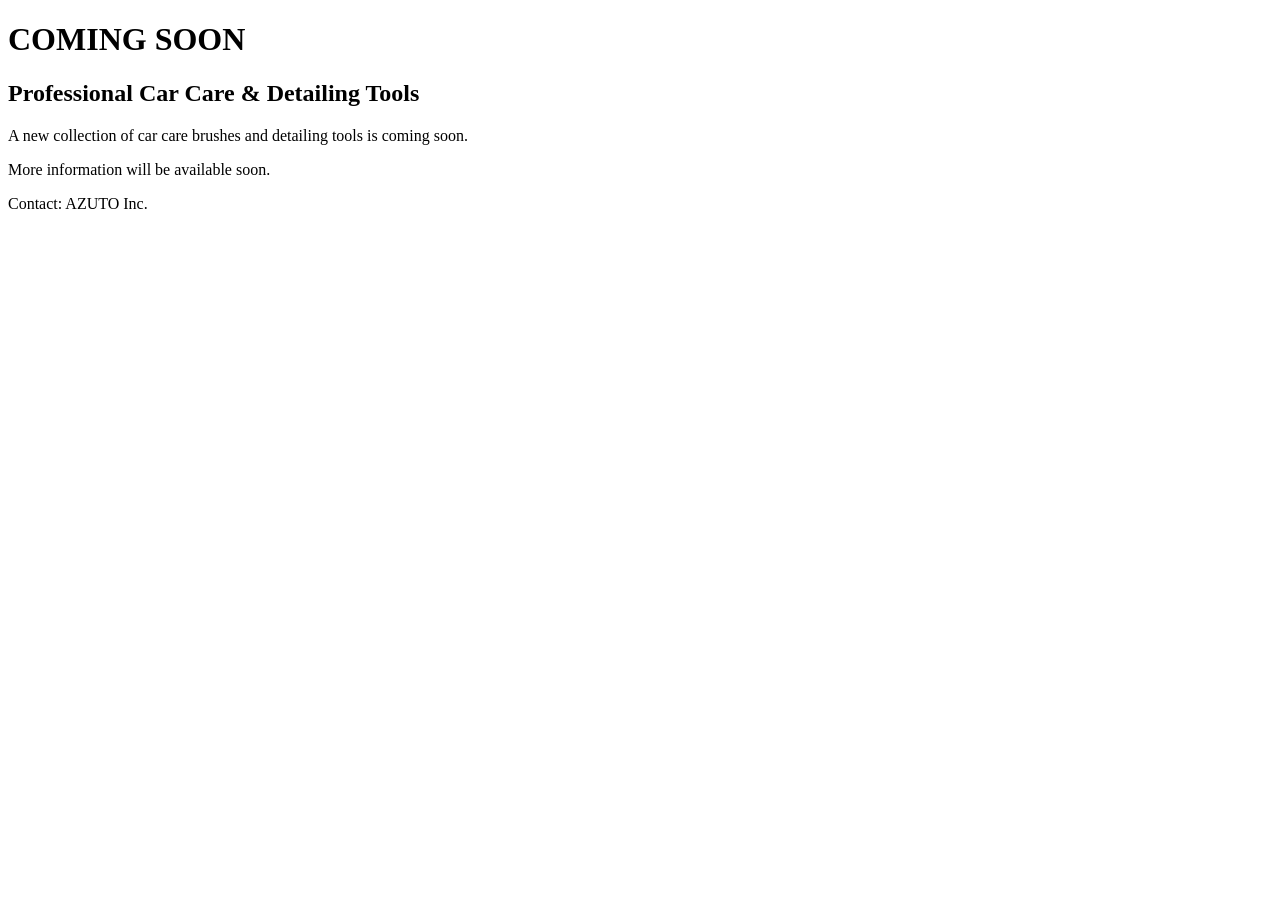
<file: index.html>
<!DOCTYPE html>
<html lang="en">
<head>
  <meta charset="UTF-8">
  <meta name="viewport" content="width=device-width, initial-scale=1.0">
  <title>Car Care Tools | Coming Soon</title>
</head>

<body>

  <main>
    <h1>COMING SOON</h1>

    <h2>Professional Car Care & Detailing Tools</h2>

    <p>
      A new collection of car care brushes and detailing tools is coming soon.
    </p>

    <p>
      More information will be available soon.
    </p>
  </main>

  <footer>
    <p>Contact: AZUTO Inc.</p>
  </footer>

</body>
</html>
</file>
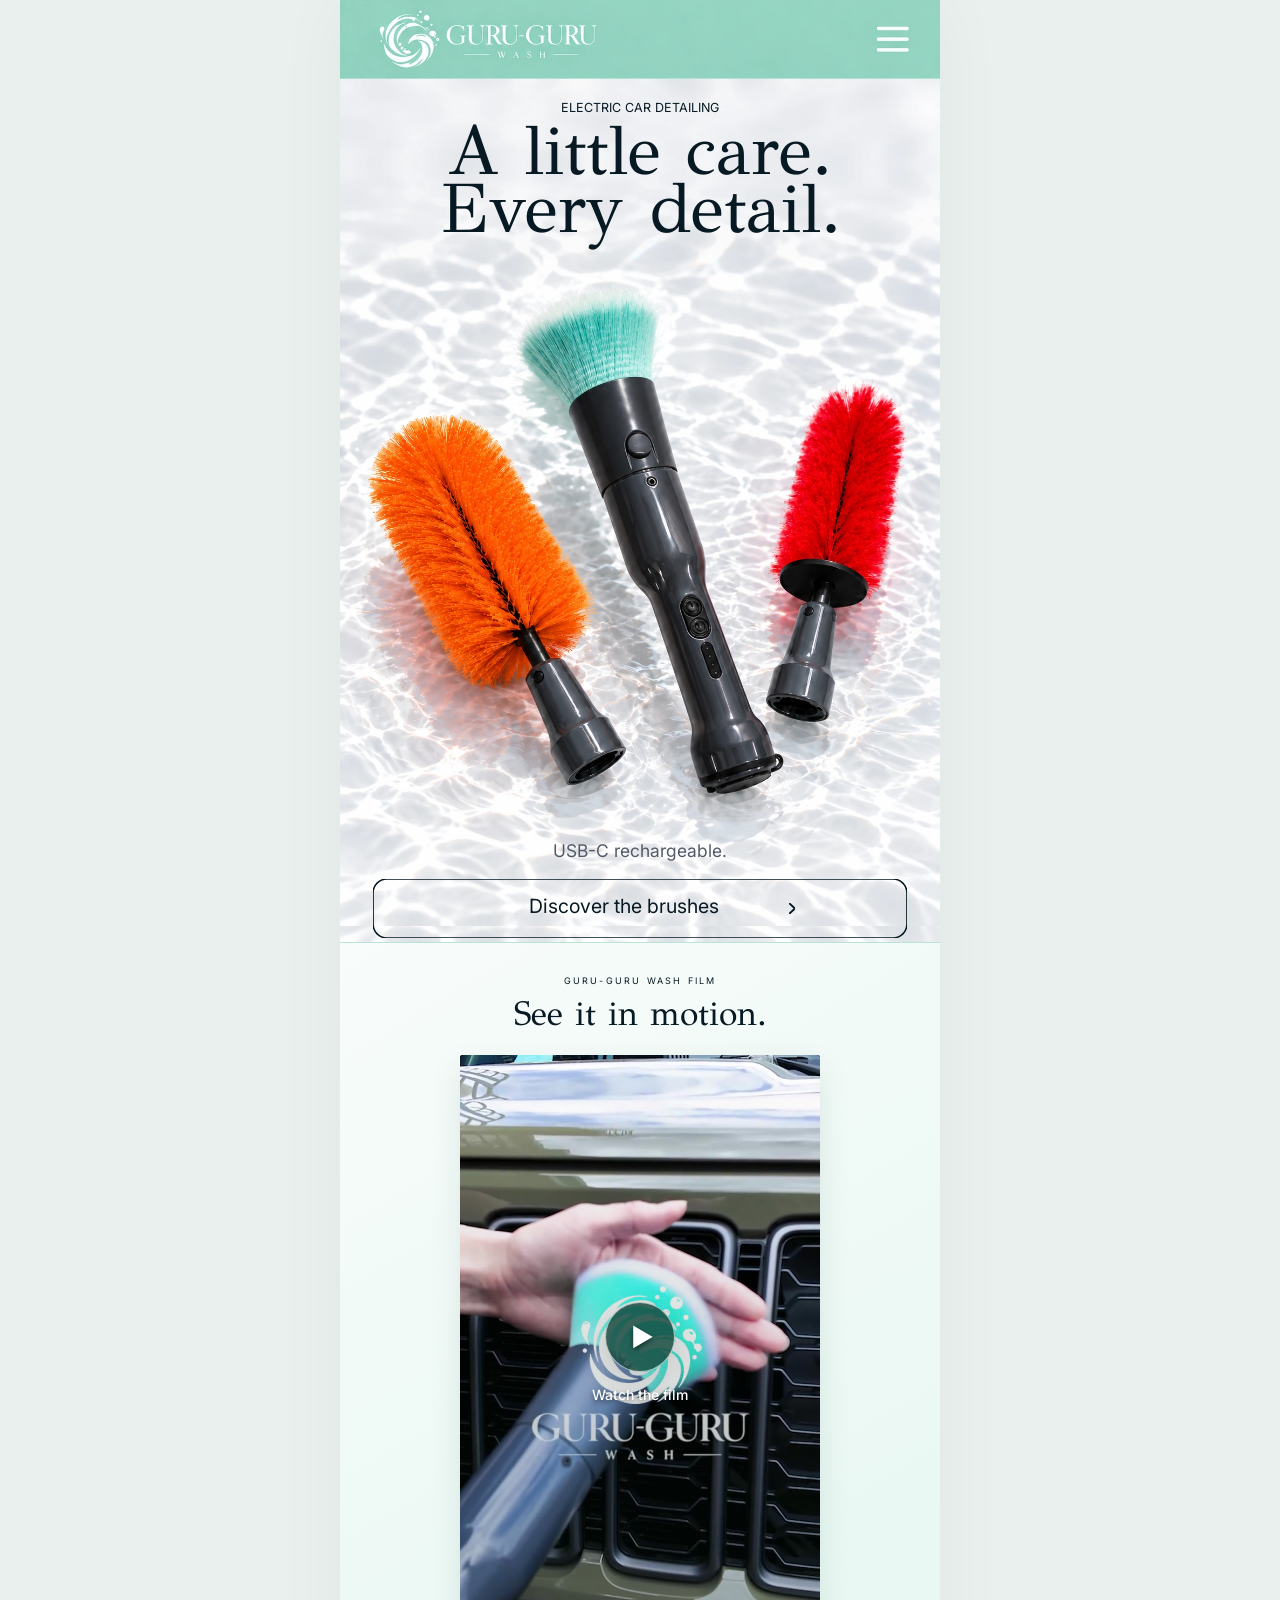
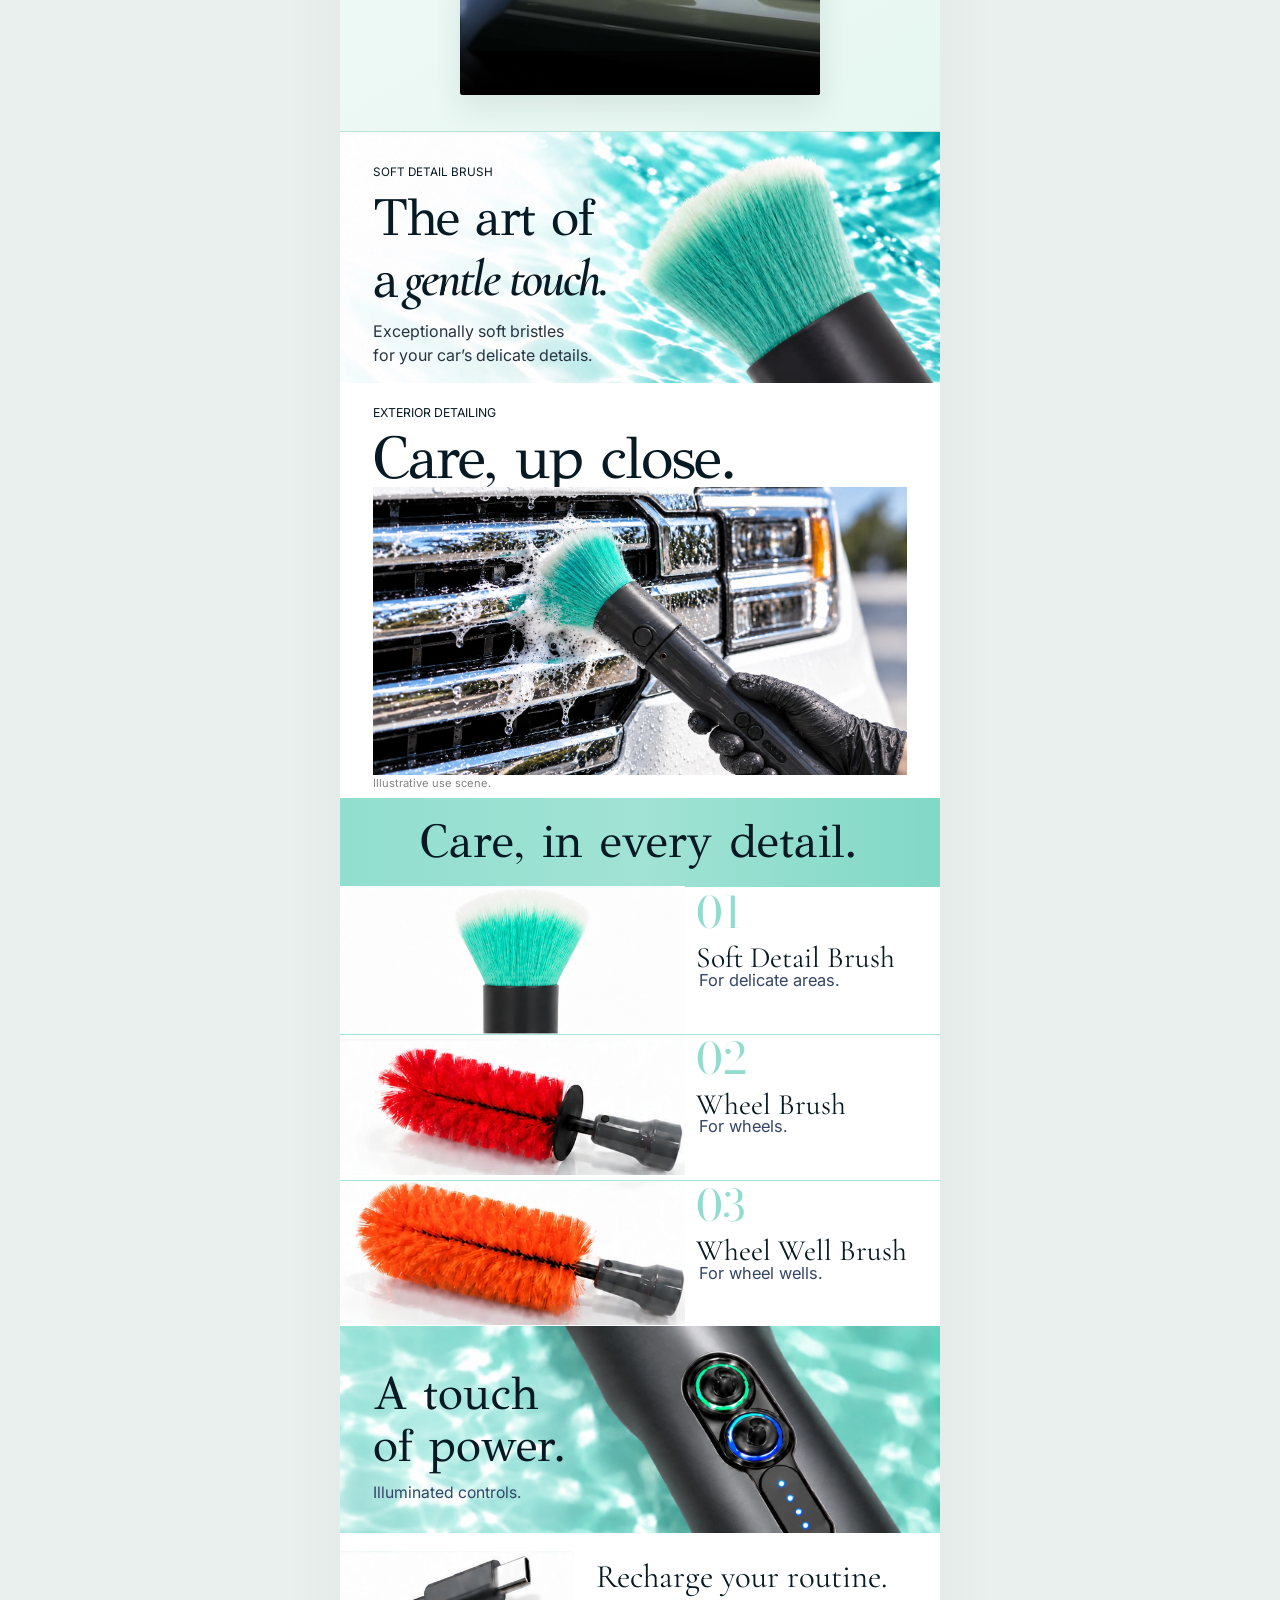
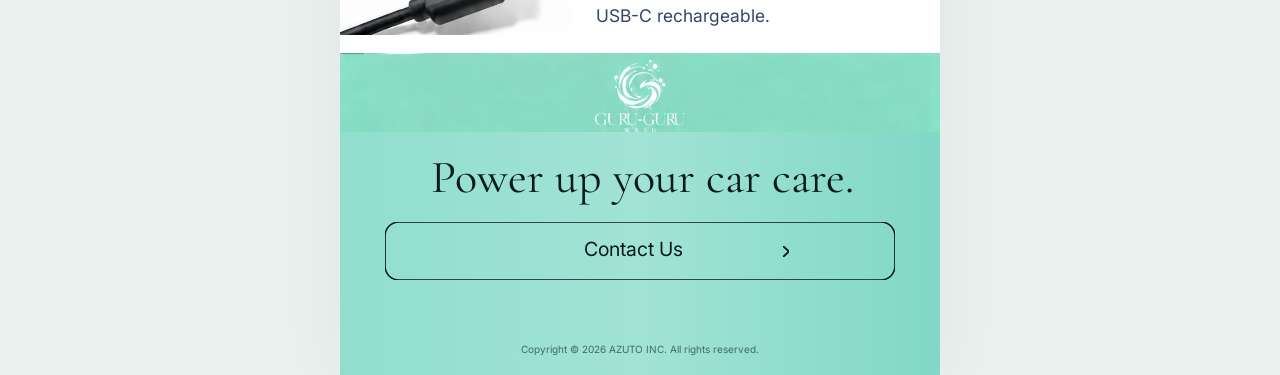
<file: public/index.html>
<!doctype html><html lang="en"><head><meta charset="UTF-8"><meta name="viewport" content="width=device-width,initial-scale=1"><meta name="theme-color" content="#92dacb"><title>GURU-GURU WASH — A little care. Every detail.</title><meta name="description" content="Explore the GURU-GURU WASH electric car detailing brush, soft detail brush, wheel brush and wheel well brush. Watch the product film."><link rel="stylesheet" href="styles.css"><script src="app.js" defer></script><style id="header-edge-fix">#top > img[alt="GURU-GURU WASH"]{left:-0.4%!important;width:100.4%!important}</style><link rel="icon" type="image/png" sizes="512x512" href="favicon.png"></head><body><a class="skip-link" href="#film">Skip to the product film</a><main aria-label="GURU-GURU WASH"><section class="design-section" id="top" style="aspect-ratio:430/675" aria-label="top"><img class="layer decoration" style="left:0.00000000%;top:0.00000000%;width:100.00000000%;height:100.00000000%;" src="assets/vector-1-3.svg" alt="" aria-hidden="true"><img class="layer" style="left:0.00000000%;top:8.41369685%;width:100.00000000%;height:91.57751917%;object-fit:fill" src="assets/12078bd660e031a751aaa487232bccf6da6c3f12.webp" alt="Mint electric detail brush with orange and red brush heads on sunlit water" loading="eager" fetchpriority="high" decoding="async"><img class="layer" style="left:0.00000000%;top:0.00000000%;width:100.00000000%;height:8.41369685%;object-fit:fill" src="assets/4e333676ea327f2b519486960598b577ccb3204f.webp" alt="GURU-GURU WASH" loading="eager" fetchpriority="high" decoding="async"><span class="text" style='left:36.86046512%;top:10.63591851%;width:26.27906977%;height:1.62962963%;font-family:"Inter", sans-serif;font-size:2.09302326cqw;font-weight:400;font-style:normal;line-height:1.22;letter-spacing:0.0em;color:#071922;'>ELECTRIC CAR DETAILING</span><span class="text" style='left:17.90697674%;top:11.40740741%;width:64.18604651%;height:9.18518519%;font-family:"GFS Didot", serif;font-size:11.62790698cqw;font-weight:400;font-style:normal;line-height:1.249;letter-spacing:0.0em;color:#071922;'>A little care.</span><span class="text" style='left:16.74418605%;top:17.48148148%;width:66.51162791%;height:9.18518519%;font-family:"GFS Didot", serif;font-size:11.62790698cqw;font-weight:400;font-style:normal;line-height:1.249;letter-spacing:0.0em;color:#071922;'>Every detail.</span><span class="text" style='left:35.46511628%;top:89.18518519%;width:29.06976744%;height:2.22222222%;font-family:"Inter", sans-serif;font-size:2.90697674cqw;font-weight:400;font-style:normal;line-height:1.22;letter-spacing:0.0em;color:#525967;'>USB-C rechargeable.</span><a class="layer cta" style="left:5.58139535%;top:93.33333333%;width:88.83720930%;height:6.22222222%;" href="#brushes"><img class="layer decoration" style="left:0.00000000%;top:0.00000000%;width:100.00000000%;height:100.00000000%;" src="assets/vector-1-11.svg" alt="" aria-hidden="true"><span class="text" style='left:29.18848168%;top:27.85717192%;width:36.91099476%;height:40.47619048%;font-family:"Inter", sans-serif;font-size:3.25581395cqw;font-weight:400;font-style:normal;line-height:1.22;letter-spacing:0.0em;color:#071922;'>Discover the brushes</span><img class="layer decoration" style="left:77.99999776%;top:40.47619048%;width:1.04712042%;height:19.04761905%;" src="assets/vector-1-13.svg" alt="" aria-hidden="true"></a><button class="menu-toggle" aria-label="Open navigation" aria-expanded="false" aria-controls="navigation"></button><nav id="navigation" class="navigation" hidden><a href="#film">Watch the film</a><a href="#detail">Soft detail brush</a><a href="#brushes">The brushes</a><a href="mailto:info@azutoinc.com">Contact Us</a></nav></section><section class="film-section" id="film" aria-labelledby="film-title"><p class="eyebrow">GURU-GURU WASH FILM</p><h1 id="film-title">See it in motion.</h1><div class="film-player"><video id="product-film" controls playsinline preload="none" poster="assets/video-poster.jpg" aria-label="GURU-GURU WASH product film"><source src="assets/guru-guru-film.mp4" type="video/mp4">Your browser does not support embedded video. <a href="assets/guru-guru-film.mp4">Watch the film</a>.</video><button class="play-overlay" aria-label="Play product film with sound"><span class="play-icon" aria-hidden="true">▶</span><span>Watch the film</span></button></div></section><section class="design-section" id="detail" style="aspect-ratio:430/181" aria-label="detail"><img class="layer decoration" style="left:0.00000000%;top:0.00000000%;width:100.00000000%;height:100.00000000%;" src="assets/vector-1-15.svg" alt="" aria-hidden="true"><img class="layer" style="left:0.00000000%;top:0.00000000%;width:100.00000000%;height:99.53873777%;object-fit:fill" src="assets/c82097d1d8f693a7e5e14d252ccf210f23c64552.webp" alt="Close-up of the soft mint brush bristles" loading="lazy" decoding="async"><span class="text" style='left:5.58139535%;top:13.03867424%;width:19.53488372%;height:5.52486188%;font-family:"Inter", sans-serif;font-size:1.95348828cqw;font-weight:400;font-style:normal;line-height:1.22;letter-spacing:0.0em;color:#071922;'>SOFT DETAIL BRUSH</span><span class="text" style='left:5.58139535%;top:21.54696133%;width:36.74418605%;height:25.41436464%;font-family:"GFS Didot", serif;font-size:8.60465116cqw;font-weight:400;font-style:normal;line-height:1.249;letter-spacing:-0.03em;color:#071922;'>The art of</span><span class="text" style='left:5.58139535%;top:45.85635359%;width:4.41860465%;height:25.41436464%;font-family:"GFS Didot", serif;font-size:8.60465116cqw;font-weight:400;font-style:normal;line-height:1.249;letter-spacing:-0.05em;color:#071922;'>a</span><span class="text" style='left:10.69767442%;top:45.85635359%;width:34.65116279%;height:24.86187845%;font-family:"Cormorant Garamond", serif;font-size:8.60465116cqw;font-weight:600;font-style:italic;line-height:1.22;letter-spacing:-0.04em;color:#071922;'>gentle touch.</span><span class="text" style='left:5.58139535%;top:75.41436464%;width:32.55813953%;height:7.73480663%;font-family:"Inter", sans-serif;font-size:2.67441860cqw;font-weight:400;font-style:normal;line-height:1.22;letter-spacing:0.0em;color:#283440;'>Exceptionally soft bristles</span><span class="text" style='left:5.58139535%;top:84.80662983%;width:36.97674419%;height:7.73480663%;font-family:"Inter", sans-serif;font-size:2.67441860cqw;font-weight:400;font-style:normal;line-height:1.22;letter-spacing:0.0em;color:#283440;'>for your car’s delicate details.</span></section><section class="design-section" id="exterior" style="aspect-ratio:430/296" aria-label="exterior"><img class="layer decoration" style="left:0.00000000%;top:0.00000000%;width:100.00000000%;height:100.00000000%;" src="assets/vector-1-23.svg" alt="" aria-hidden="true"><span class="text" style='left:5.58139535%;top:5.13513507%;width:20.93023256%;height:3.71621622%;font-family:"Inter", sans-serif;font-size:2.04651167cqw;font-weight:400;font-style:normal;line-height:1.22;letter-spacing:0.0em;color:#071922;'>EXTERIOR DETAILING</span><span class="text" style='left:5.58139535%;top:8.78378378%;width:61.16279070%;height:18.24324324%;font-family:"GFS Didot", serif;font-size:10.00000000cqw;font-weight:400;font-style:normal;line-height:1.249;letter-spacing:-0.03em;color:#071922;'>Care, up close.</span><img class="layer" style="left:5.58139535%;top:24.66216216%;width:88.83720930%;height:69.74668245%;object-fit:fill" src="assets/4eb3825cebb7f1436ebbb097691af4ce57286aa2.webp" alt="Black-gloved hand cleaning a Ford F-150 grille with the detail brush" loading="lazy" decoding="async"><span class="text" style='left:5.58139535%;top:94.93243243%;width:19.06976744%;height:3.37837838%;font-family:"Inter", sans-serif;font-size:1.86046512cqw;font-weight:400;font-style:normal;line-height:1.22;letter-spacing:0.0em;color:#838383;'>Illustrative use scene.</span></section><section class="design-section" id="brushes" style="aspect-ratio:430/379" aria-label="brushes"><img class="layer decoration" style="left:0.00000000%;top:0.00000000%;width:100.00000000%;height:100.00000000%;" src="assets/vector-1-29.svg" alt="" aria-hidden="true"><img class="layer decoration" style="left:0.00000000%;top:0.00000000%;width:100.00000000%;height:16.88654354%;" src="assets/vector-1-30.svg" alt="" aria-hidden="true"><span class="text" style='left:13.25581395%;top:2.63852243%;width:73.48837209%;height:11.08179420%;font-family:"GFS Didot", serif;font-size:7.90697674cqw;font-weight:400;font-style:normal;line-height:1.249;letter-spacing:0.0em;color:#071922;'>Care, in every detail.</span><div class="layer " style="left:0.00000000%;top:16.62269129%;width:100.00000000%;height:27.96833773%;"><img class="layer" style="left:0.00000000%;top:0.00000000%;width:57.50000000%;height:100.00000000%;object-fit:fill" src="assets/soft-detail-brush-upright.png" alt="Upright mint soft detail brush head" loading="lazy" decoding="async"><span class="text" style='left:59.36046512%;top:0.00000000%;width:7.67441860%;height:44.33962264%;font-family:"Bodoni Moda", serif;font-size:7.20930233cqw;font-weight:400;font-style:normal;line-height:1.22;letter-spacing:0.0em;color:#92dccd;'>01</span><span class="text" style='left:59.36046512%;top:36.60377646%;width:33.72093023%;height:22.64150943%;font-family:Garamond, "Cormorant Garamond", serif;font-size:4.93023274cqw;font-weight:400;font-style:normal;line-height:1.22;letter-spacing:0.0em;color:#071922;'>Soft Detail Brush</span><span class="text" style='left:59.82558140%;top:56.79246435%;width:23.95348837%;height:13.20754717%;font-family:"Inter", sans-serif;font-size:2.74418609cqw;font-weight:400;font-style:normal;line-height:1.22;letter-spacing:0.0em;color:#344565;'>For delicate areas.</span><div class="layer" style="left:0.00000000%;top:100.00000000%;width:100.00000000%;height:0.00000000%;border-top:1px solid #a4e4da"></div></div><div class="layer " style="left:0.00000000%;top:44.32717678%;width:100.00000000%;height:27.96833773%;"><img class="layer" style="left:0.00000000%;top:4.74369841%;width:57.50000000%;height:91.45598502%;object-fit:fill" src="assets/ba5e79bafe6ea84a53a3f6c4bde3e201ac3fadea.webp" alt="Red wheel brush head" loading="lazy" decoding="async"><span class="text" style='left:59.36046512%;top:0.00000000%;width:8.60465116%;height:44.33962264%;font-family:"Bodoni Moda", serif;font-size:7.20930233cqw;font-weight:400;font-style:normal;line-height:1.22;letter-spacing:0.0em;color:#92dccd;'>02</span><span class="text" style='left:59.36046512%;top:36.60377646%;width:25.11627907%;height:22.64150943%;font-family:Garamond, "Cormorant Garamond", serif;font-size:4.93023274cqw;font-weight:400;font-style:normal;line-height:1.22;letter-spacing:0.0em;color:#071922;'>Wheel Brush</span><span class="text" style='left:59.82558140%;top:56.79246435%;width:14.88372093%;height:13.20754717%;font-family:"Inter", sans-serif;font-size:2.74418609cqw;font-weight:400;font-style:normal;line-height:1.22;letter-spacing:0.0em;color:#344565;'>For wheels.</span><div class="layer" style="left:0.00000000%;top:100.00000000%;width:100.00000000%;height:0.00000000%;border-top:1px solid #a4e4da"></div></div><div class="layer " style="left:0.00000000%;top:72.03166227%;width:94.01162791%;height:27.60945826%;"><img class="layer" style="left:0.00000000%;top:2.25551597%;width:61.16264688%;height:97.74448403%;object-fit:fill" src="assets/889edef1c54a1f2ee19d53c187ea4809b780e94b.webp" alt="Orange wheel well brush head" loading="lazy" decoding="async"><span class="text" style='left:63.14162028%;top:0.00000000%;width:8.90538033%;height:44.91596790%;font-family:"Bodoni Moda", serif;font-size:7.20930233cqw;font-weight:400;font-style:normal;line-height:1.22;letter-spacing:0.0em;color:#92dccd;'>03</span><span class="text" style='left:63.14162028%;top:37.07955332%;width:36.85837972%;height:22.93581340%;font-family:Garamond, "Cormorant Garamond", serif;font-size:4.93023274cqw;font-weight:400;font-style:normal;line-height:1.22;letter-spacing:0.0em;color:#071922;'>Wheel Well Brush</span><span class="text" style='left:63.63636364%;top:57.53067693%;width:22.01607916%;height:13.37922448%;font-family:"Inter", sans-serif;font-size:2.74418609cqw;font-weight:400;font-style:normal;line-height:1.22;letter-spacing:0.0em;color:#344565;'>For wheel wells.</span></div></section><section class="design-section" id="controls" style="aspect-ratio:430/148.232421875" aria-label="controls"><img class="layer decoration" style="left:0.00000000%;top:0.00000000%;width:100.00000000%;height:100.00000000%;" src="assets/vector-1-50.svg" alt="" aria-hidden="true"><img class="layer" style="left:0.00000000%;top:0.00000000%;width:100.00000000%;height:100.00000000%;object-fit:fill" src="assets/5d7c05f0a70a726f644fadfac836ff66edacab31.webp" alt="Close-up of the illuminated controls" loading="lazy" decoding="async"><span class="text" style='left:5.58139535%;top:18.88925489%;width:27.67441860%;height:27.65926609%;font-family:"GFS Didot", serif;font-size:7.67441860cqw;font-weight:400;font-style:normal;line-height:1.249;letter-spacing:0.0em;color:#071922;'>A touch</span><span class="text" style='left:5.58139535%;top:43.85005600%;width:32.55813953%;height:27.65926609%;font-family:"GFS Didot", serif;font-size:7.67441860cqw;font-weight:400;font-style:normal;line-height:1.249;letter-spacing:0.0em;color:#071922;'>of power.</span><span class="text" style='left:5.58139535%;top:76.02924888%;width:25.11627907%;height:9.44462745%;font-family:"Inter", sans-serif;font-size:2.62790702cqw;font-weight:400;font-style:normal;line-height:1.22;letter-spacing:0.0em;color:#344565;'>Illuminated controls.</span></section><section class="design-section" id="recharge" style="aspect-ratio:430/86" aria-label="recharge"><img class="layer decoration" style="left:0.00000000%;top:0.00000000%;width:100.00000000%;height:100.00000000%;" src="assets/vector-1-56.svg" alt="" aria-hidden="true"><img class="layer" style="left:0.00000000%;top:14.67391280%;width:38.99999929%;height:70.65217218%;object-fit:fill" src="assets/ac0fb3f8f70a43cd18c994c7653aa03caca56e56.webp" alt="USB-C charging cable" loading="lazy" decoding="async"><span class="text" style='left:42.72092952%;top:20.34883721%;width:48.13953488%;height:30.23255814%;font-family:Garamond, "Cormorant Garamond", serif;font-size:5.46511628cqw;font-weight:400;font-style:normal;line-height:1.22;letter-spacing:0.0em;color:#071922;'>Recharge your routine.</span><span class="text" style='left:42.72092952%;top:59.88372093%;width:29.06976744%;height:17.44186047%;font-family:"Inter", sans-serif;font-size:2.90697674cqw;font-weight:400;font-style:normal;line-height:1.22;letter-spacing:0.0em;color:#344565;'>USB-C rechargeable.</span></section><section class="design-section" id="explore" style="aspect-ratio:430/207" aria-label="explore"><img class="layer decoration" style="left:0.00000000%;top:0.00000000%;width:100.00000000%;height:100.00000000%;" src="assets/vector-1-61.svg" alt="" aria-hidden="true"><img class="layer" style="left:0.00000000%;top:0.00000000%;width:100.00000000%;height:27.34996224%;object-fit:fill" src="assets/e4d475ea214ee52de8d591348e18c42625c4cd3a.webp" alt="GURU-GURU WASH" loading="lazy" decoding="async"><span class="text" style='left:15.11627907%;top:33.33333333%;width:70.00000000%;height:17.87439614%;font-family:Garamond, "Cormorant Garamond", serif;font-size:7.67441860cqw;font-weight:400;font-style:normal;line-height:1.22;letter-spacing:0.0em;color:#071922;'>Power up your car care.</span><a class="layer cta" style="left:7.44186047%;top:58.45410628%;width:85.11627907%;height:20.28985507%;" href="mailto:info@azutoinc.com"><img class="layer decoration" style="left:0.00000000%;top:0.00000000%;width:100.00000000%;height:100.00000000%;" src="assets/vector-1-65.svg" alt="" aria-hidden="true"><span class="text" style='left:0%;top:27.85713559%;width:100%;height:40.47619048%;font-family:"Inter", sans-serif;font-size:3.25581395cqw;font-weight:400;font-style:normal;line-height:1.22;letter-spacing:0.0em;color:#071922;text-align:center;padding-right:12px;'>Contact Us</span><img class="layer decoration" style="left:78.00000300%;top:40.47619048%;width:1.09289617%;height:19.04761905%;" src="assets/vector-1-67.svg" alt="" aria-hidden="true"></a></section><footer style="margin:0;padding:0 12px 18px;background:linear-gradient(90deg,#91decf 0%,#a1e3d5 50%,#81d8c6 100%);text-align:center;font:10px/1.5 Inter,Arial,sans-serif;color:#426c65;">Copyright © 2026 AZUTO INC. All rights reserved.</footer></main></body></html>
</file>
<file: public/styles.css>
@font-face{font-family:'GFS Didot';src:url('assets/GFS-Didot.ttf') format('truetype');font-display:swap}
@font-face{font-family:Inter;src:url('assets/Inter.ttf') format('truetype');font-weight:100 900;font-display:swap}
@font-face{font-family:'Cormorant Garamond';src:url('assets/Cormorant-Garamond.ttf') format('truetype');font-weight:300 700;font-display:swap}
@font-face{font-family:'Cormorant Garamond';src:url('assets/Cormorant-Garamond-Italic.ttf') format('truetype');font-weight:300 700;font-style:italic;font-display:swap}
@font-face{font-family:'Bodoni Moda';src:url('assets/Bodoni-Moda.ttf') format('truetype');font-weight:400 900;font-display:swap}
*{box-sizing:border-box}html{scroll-behavior:smooth;scroll-padding-top:16px}body{margin:0;background:#eaf0ee;color:#071922;font-family:Inter,Arial,sans-serif}main{width:100%;max-width:600px;margin:0 auto;background:#fff;container-type:inline-size;box-shadow:0 0 70px #17362b0b}.design-section{position:relative;width:100%;container-type:inline-size;overflow:hidden}.layer,.text{position:absolute;margin:0}.layer{display:block}.decoration{pointer-events:none}.text{display:block;white-space:pre;overflow:visible}.cta{color:inherit;text-decoration:none;border-radius:10px;transition:background .15s}.cta:hover{background:#ffffff38}.cta:focus-visible{outline:3px solid #126d61;outline-offset:3px}.cta>*{pointer-events:none}.menu-toggle{position:absolute;z-index:5;top:0;right:0;width:16%;height:8.42%;background:none;border:0;cursor:pointer}.menu-toggle:focus-visible{outline:3px solid #fff;outline-offset:-6px}.navigation{position:absolute;z-index:10;top:8.42%;right:12px;width:65%;padding:12px;background:#f5fffcf5;border:1px solid #a1dbce;box-shadow:0 12px 30px #07192220;border-radius:0 0 10px 10px}.navigation a{display:block;padding:14px 10px;color:#071922;text-decoration:none;font-size:15px}.navigation a:hover,.navigation a:focus-visible{background:#d7f1e8}.film-section{padding:32px 24px 36px;text-align:center;background:linear-gradient(150deg,#f8fcfb,#e6f7f1);border-block:1px solid #b9e3d7}.eyebrow{font-size:9px;letter-spacing:2.2px;margin:0 0 8px}.film-section h1{font-family:'GFS Didot',serif;font-size:34px;line-height:1.15;font-weight:400;margin:0 0 22px}.film-player{position:relative;width:100%;max-width:360px;margin:0 auto;background:#102326;aspect-ratio:9/16;border-radius:3px;overflow:hidden;box-shadow:0 12px 32px #143f321a}.film-player video{display:block;width:100%;height:100%;aspect-ratio:9/16;object-fit:contain;background:#071922}.play-overlay{position:absolute;inset:0 0 44px;display:flex;align-items:center;justify-content:center;flex-direction:column;gap:14px;border:0;background:linear-gradient(transparent,#061b1740);color:white;font:500 14px Inter,Arial,sans-serif;text-shadow:0 2px 5px #0008;cursor:pointer}.play-icon{width:70px;height:70px;display:grid;place-items:center;padding-left:4px;border:1px solid #fff9;border-radius:50%;background:#15473dd4;font-size:25px;box-shadow:0 6px 30px #0002}.play-overlay:hover .play-icon{background:#207766}.play-overlay:focus-visible{outline:3px solid #8be4cd;outline-offset:-5px}.skip-link{position:fixed;z-index:100;top:-100px;left:12px;padding:12px;background:#fff;color:#071922}.skip-link:focus{top:12px}[hidden]{display:none!important}@media(prefers-reduced-motion:reduce){html{scroll-behavior:auto}.cta{transition:none}}@media(max-width:360px){.film-section{padding-inline:18px}.film-section h1{font-size:30px}}
</file>
